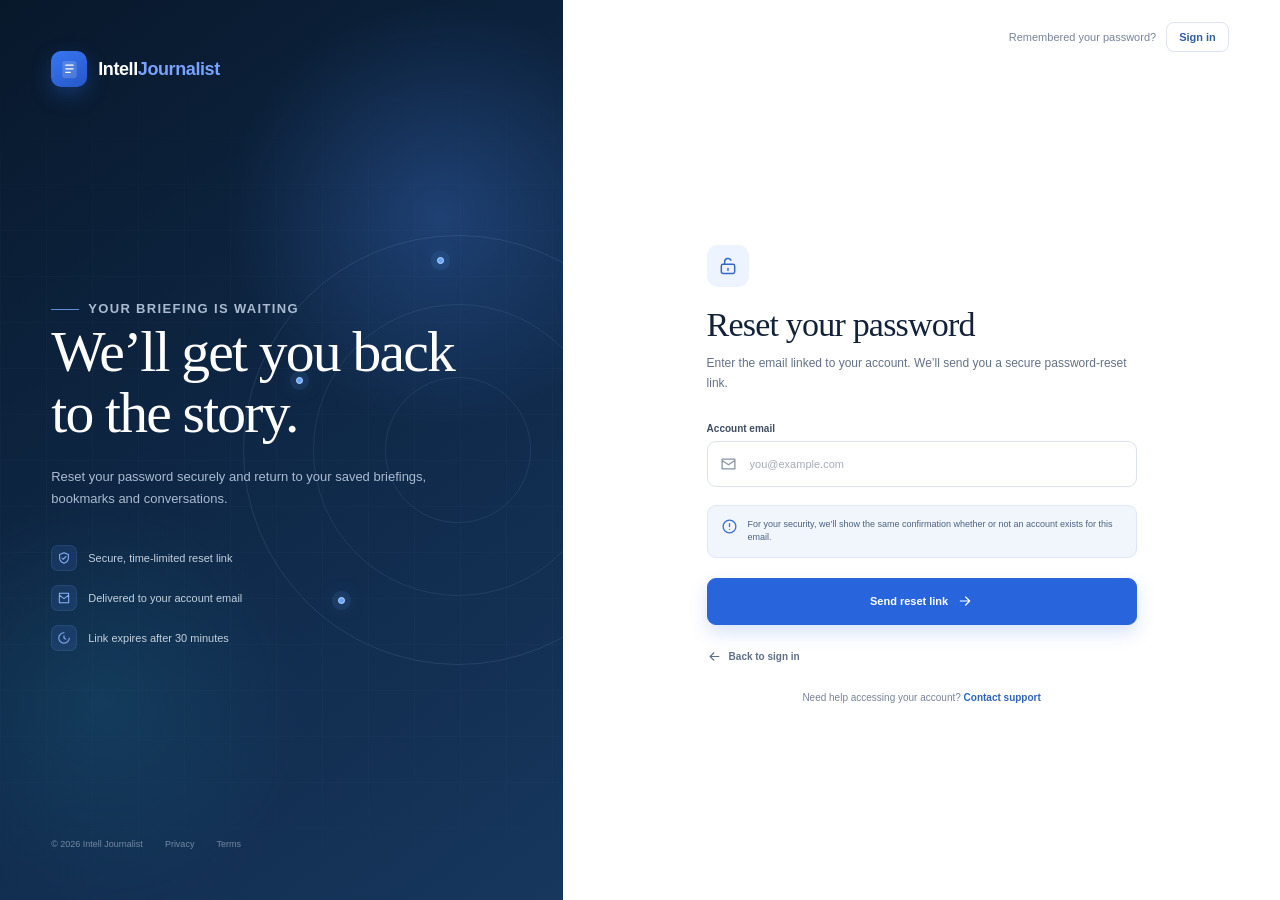
<file: frontend/forgot-password.html>
<!doctype html>
<html lang="en">
<head>
  <meta charset="utf-8">
  <meta name="viewport" content="width=device-width, initial-scale=1">
  <meta name="description" content="Reset your Intell Journalist account password.">
  <title>Forgot password — Intell Journalist</title>
  <link rel="stylesheet" href="css/auth.css">
</head>
<body data-page="forgot-password">
  <div class="auth-shell">
    <aside class="auth-story" aria-label="About Intell Journalist">
      <div class="story-orbit" aria-hidden="true"><i></i><i></i><i></i></div>
      <a class="brand" href="index.html" aria-label="Intell Journalist home">
        <span class="brand-mark" aria-hidden="true"><svg viewBox="0 0 32 32"><path d="M6 7.5A3.5 3.5 0 0 1 9.5 4h13A3.5 3.5 0 0 1 26 7.5v17a3.5 3.5 0 0 1-3.5 3.5h-13A3.5 3.5 0 0 1 6 24.5v-17Z"/><path d="M11 10h10M11 15h10M11 20h6"/></svg></span>
        <span>Intell<span>Journalist</span></span>
      </a>
      <div class="story-content">
        <p class="story-eyebrow"><span></span> Your briefing is waiting</p>
        <h1>We’ll get you back to the story.</h1>
        <p>Reset your password securely and return to your saved briefings, bookmarks and conversations.</p>
        <div class="trust-points">
          <div class="trust-point"><span><svg viewBox="0 0 24 24"><path d="M12 3 4.5 6v5.5c0 4.5 3 7.8 7.5 9.5 4.5-1.7 7.5-5 7.5-9.5V6L12 3Z"/><path d="m8.5 12 2.2 2.2 4.8-5"/></svg></span>Secure, time-limited reset link</div>
          <div class="trust-point"><span><svg viewBox="0 0 24 24"><path d="M4 4h16v16H4zM4 7l8 6 8-6"/></svg></span>Delivered to your account email</div>
          <div class="trust-point"><span><svg viewBox="0 0 24 24"><path d="M12 8v4l3 2M21 12a9 9 0 1 1-9-9"/></svg></span>Link expires after 30 minutes</div>
        </div>
      </div>
      <footer class="story-footer"><span>© 2026 Intell Journalist</span><a href="#privacy">Privacy</a><a href="#terms">Terms</a></footer>
    </aside>

    <main class="auth-main">
      <header class="mobile-header">
        <a class="brand" href="index.html"><span class="brand-mark" aria-hidden="true"><svg viewBox="0 0 32 32"><path d="M6 7.5A3.5 3.5 0 0 1 9.5 4h13A3.5 3.5 0 0 1 26 7.5v17a3.5 3.5 0 0 1-3.5 3.5h-13A3.5 3.5 0 0 1 6 24.5v-17Z"/><path d="M11 10h10M11 15h10M11 20h6"/></svg></span><span>Intell<span>Journalist</span></span></a>
        <a href="index.html">Back to news</a>
      </header>
      <div class="auth-topbar">Remembered your password? <a href="login.html">Sign in</a></div>
      <div class="form-wrap">
        <header class="form-heading">
          <div class="form-icon" aria-hidden="true"><svg viewBox="0 0 24 24"><rect x="4" y="10" width="16" height="11" rx="2"/><path d="M8 10V7a4 4 0 0 1 7.5-2M12 15v2"/></svg></div>
          <h2>Reset your password</h2>
          <p>Enter the email linked to your account. We’ll send you a secure password-reset link.</p>
        </header>
        <form class="auth-form" id="forgot-password-form" action="#" method="post" novalidate>
          <div class="field-group">
            <label for="email">Account email</label>
            <div class="input-wrap"><svg viewBox="0 0 24 24"><path d="M3 5h18v14H3zM3 7l9 6 9-6"/></svg><input id="email" name="email" type="email" autocomplete="email" placeholder="you@example.com" required></div>
          </div>
          <div class="success-note"><svg viewBox="0 0 24 24"><circle cx="12" cy="12" r="9"/><path d="M12 8v4M12 16h.01"/></svg><span>For your security, we’ll show the same confirmation whether or not an account exists for this email.</span></div>
          <button class="primary-button" type="submit">Send reset link <svg viewBox="0 0 24 24"><path d="M5 12h14M13 6l6 6-6 6"/></svg></button>
        </form>
        <a class="back-link" href="login.html"><svg viewBox="0 0 24 24"><path d="M19 12H5M11 6l-6 6 6 6"/></svg>Back to sign in</a>
        <p class="auth-switch">Need help accessing your account? <a href="mailto:support@intelljournalist.com">Contact support</a></p>
      </div>
    </main>
  </div>
  <div class="toast-region" id="toast-region" aria-live="polite" aria-atomic="true"></div>
  <script src="js/api.js" defer></script>
  <script src="js/auth.js" defer></script>
</body>
</html>
</file>
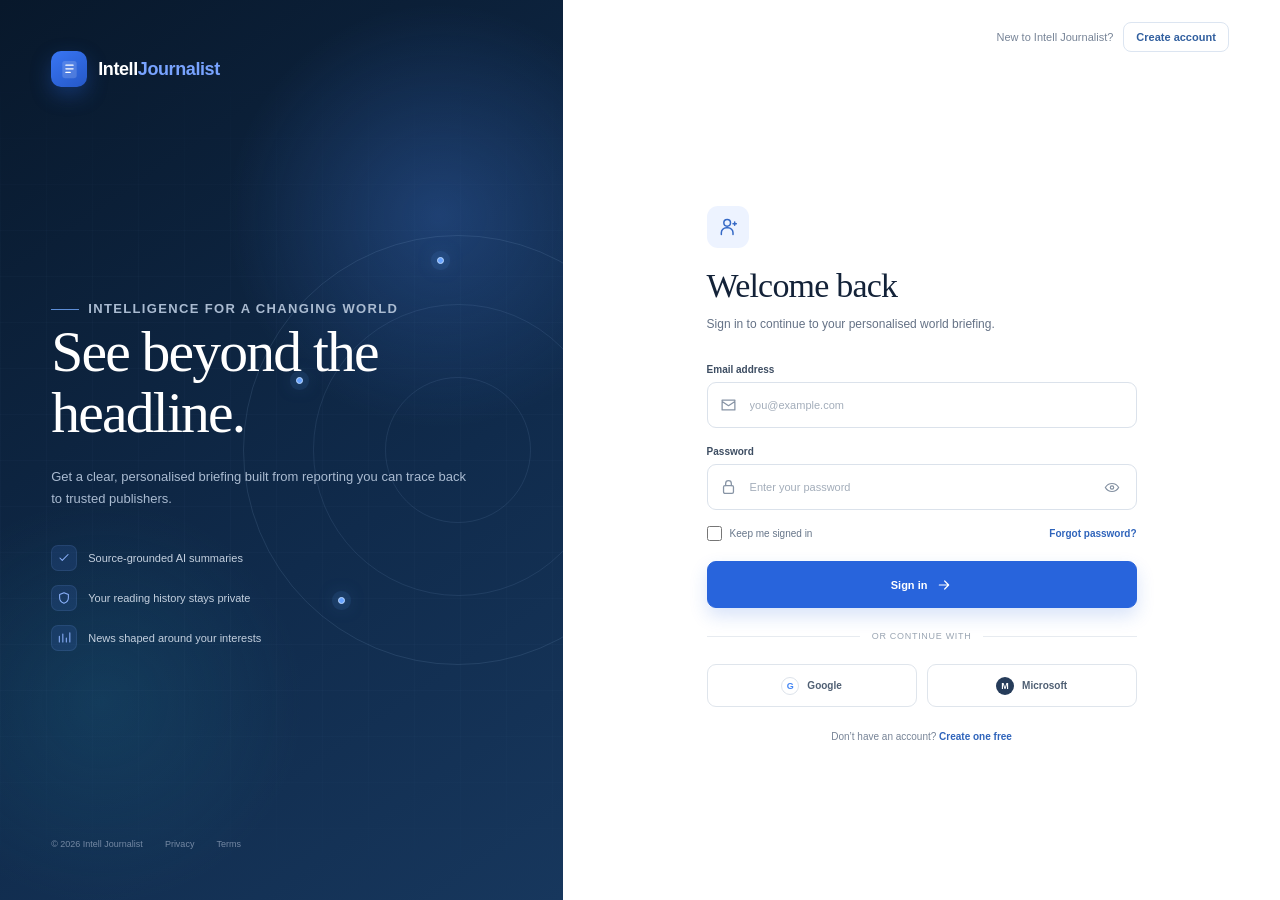
<file: frontend/login.html>
<!doctype html>
<html lang="en">
<head>
  <meta charset="utf-8">
  <meta name="viewport" content="width=device-width, initial-scale=1">
  <meta name="description" content="Sign in to Intell Journalist for your personalised world news briefing.">
  <title>Sign in — Intell Journalist</title>
  <link rel="stylesheet" href="css/auth.css">
</head>
<body data-page="login">
  <div class="auth-shell">
    <aside class="auth-story" aria-label="About Intell Journalist">
      <div class="story-orbit" aria-hidden="true"><i></i><i></i><i></i></div>
      <a class="brand" href="index.html" aria-label="Intell Journalist home">
        <span class="brand-mark" aria-hidden="true"><svg viewBox="0 0 32 32"><path d="M6 7.5A3.5 3.5 0 0 1 9.5 4h13A3.5 3.5 0 0 1 26 7.5v17a3.5 3.5 0 0 1-3.5 3.5h-13A3.5 3.5 0 0 1 6 24.5v-17Z"/><path d="M11 10h10M11 15h10M11 20h6"/></svg></span>
        <span>Intell<span>Journalist</span></span>
      </a>
      <div class="story-content">
        <p class="story-eyebrow"><span></span> Intelligence for a changing world</p>
        <h1>See beyond the headline.</h1>
        <p>Get a clear, personalised briefing built from reporting you can trace back to trusted publishers.</p>
        <div class="trust-points">
          <div class="trust-point"><span><svg viewBox="0 0 24 24"><path d="m5 12 4 4L19 6"/></svg></span>Source-grounded AI summaries</div>
          <div class="trust-point"><span><svg viewBox="0 0 24 24"><path d="M12 3 4.5 6v5.5c0 4.5 3 7.8 7.5 9.5 4.5-1.7 7.5-5 7.5-9.5V6L12 3Z"/></svg></span>Your reading history stays private</div>
          <div class="trust-point"><span><svg viewBox="0 0 24 24"><path d="M4 19V9M10 19V5M16 19v-7M22 19V3"/></svg></span>News shaped around your interests</div>
        </div>
      </div>
      <footer class="story-footer"><span>© 2026 Intell Journalist</span><a href="#privacy">Privacy</a><a href="#terms">Terms</a></footer>
    </aside>

    <main class="auth-main">
      <header class="mobile-header">
        <a class="brand" href="index.html"><span class="brand-mark" aria-hidden="true"><svg viewBox="0 0 32 32"><path d="M6 7.5A3.5 3.5 0 0 1 9.5 4h13A3.5 3.5 0 0 1 26 7.5v17a3.5 3.5 0 0 1-3.5 3.5h-13A3.5 3.5 0 0 1 6 24.5v-17Z"/><path d="M11 10h10M11 15h10M11 20h6"/></svg></span><span>Intell<span>Journalist</span></span></a>
        <a href="index.html">Back to news</a>
      </header>
      <div class="auth-topbar">New to Intell Journalist? <a href="signup.html">Create account</a></div>
      <div class="form-wrap">
        <header class="form-heading">
          <div class="form-icon" aria-hidden="true"><svg viewBox="0 0 24 24"><path d="M15 7a4 4 0 1 1-8 0 4 4 0 0 1 8 0ZM4 21v-2a6 6 0 0 1 6-6h2a6 6 0 0 1 6 6v2M18 8h4M20 6v4"/></svg></div>
          <h2>Welcome back</h2>
          <p>Sign in to continue to your personalised world briefing.</p>
        </header>
        <form class="auth-form" id="login-form" action="#" method="post" novalidate>
          <div class="field-group">
            <label for="email">Email address</label>
            <div class="input-wrap"><svg viewBox="0 0 24 24"><path d="M3 5h18v14H3zM3 7l9 6 9-6"/></svg><input id="email" name="email" type="email" autocomplete="email" placeholder="you@example.com" required></div>
          </div>
          <div class="field-group">
            <label for="password">Password</label>
            <div class="input-wrap password-input"><svg viewBox="0 0 24 24"><rect x="5" y="10" width="14" height="11" rx="2"/><path d="M8 10V7a4 4 0 0 1 8 0v3"/></svg><input id="password" name="password" type="password" autocomplete="current-password" placeholder="Enter your password" required><button class="password-toggle" type="button" aria-label="Show password"><svg viewBox="0 0 24 24"><path d="M2 12s3.5-6 10-6 10 6 10 6-3.5 6-10 6S2 12 2 12Z"/><circle cx="12" cy="12" r="2.5"/></svg></button></div>
          </div>
          <div class="form-options">
            <label class="check-label"><input name="remember" type="checkbox">Keep me signed in</label>
            <a href="forgot-password.html">Forgot password?</a>
          </div>
          <button class="primary-button" type="submit">Sign in <svg viewBox="0 0 24 24"><path d="M5 12h14M13 6l6 6-6 6"/></svg></button>
          <div class="divider">or continue with</div>
          <div class="social-grid">
            <button class="social-button" type="button"><span class="social-mark google">G</span>Google</button>
            <button class="social-button" type="button"><span class="social-mark">M</span>Microsoft</button>
          </div>
        </form>
        <p class="auth-switch">Don’t have an account? <a href="signup.html">Create one free</a></p>
      </div>
    </main>
  </div>
  <div class="toast-region" id="toast-region" aria-live="polite" aria-atomic="true"></div>
  <script src="js/api.js" defer></script>
  <script src="js/auth.js" defer></script>
</body>
</html>
</file>
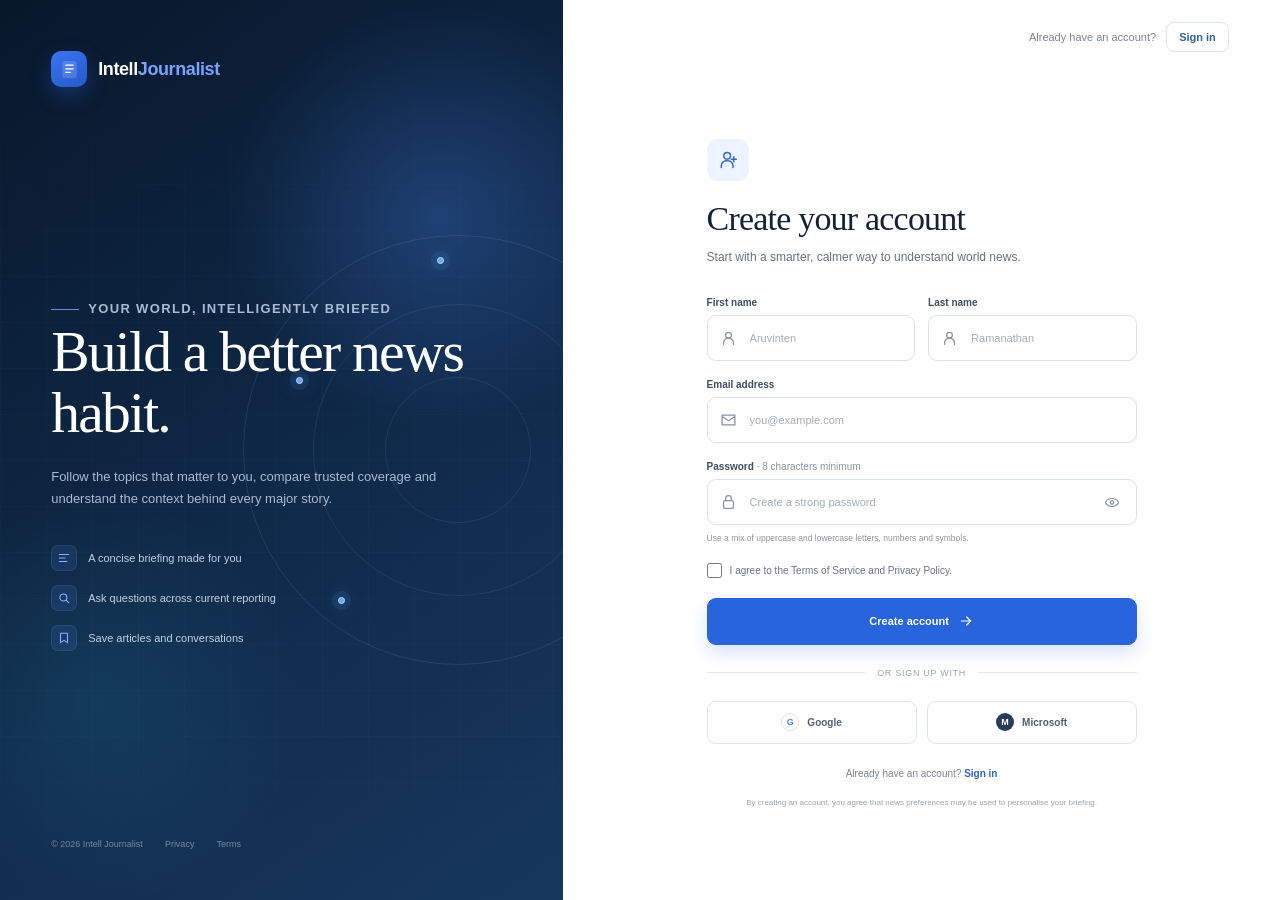
<file: frontend/signup.html>
<!doctype html>
<html lang="en">
<head>
  <meta charset="utf-8">
  <meta name="viewport" content="width=device-width, initial-scale=1">
  <meta name="description" content="Create your Intell Journalist account and build a personalised world news briefing.">
  <title>Create account — Intell Journalist</title>
  <link rel="stylesheet" href="css/auth.css">
</head>
<body data-page="signup">
  <div class="auth-shell">
    <aside class="auth-story" aria-label="About Intell Journalist">
      <div class="story-orbit" aria-hidden="true"><i></i><i></i><i></i></div>
      <a class="brand" href="index.html" aria-label="Intell Journalist home">
        <span class="brand-mark" aria-hidden="true"><svg viewBox="0 0 32 32"><path d="M6 7.5A3.5 3.5 0 0 1 9.5 4h13A3.5 3.5 0 0 1 26 7.5v17a3.5 3.5 0 0 1-3.5 3.5h-13A3.5 3.5 0 0 1 6 24.5v-17Z"/><path d="M11 10h10M11 15h10M11 20h6"/></svg></span>
        <span>Intell<span>Journalist</span></span>
      </a>
      <div class="story-content">
        <p class="story-eyebrow"><span></span> Your world, intelligently briefed</p>
        <h1>Build a better news habit.</h1>
        <p>Follow the topics that matter to you, compare trusted coverage and understand the context behind every major story.</p>
        <div class="trust-points">
          <div class="trust-point"><span><svg viewBox="0 0 24 24"><path d="M4 6h16M4 12h10M4 18h13"/></svg></span>A concise briefing made for you</div>
          <div class="trust-point"><span><svg viewBox="0 0 24 24"><circle cx="11" cy="11" r="6"/><path d="m16 16 4 4"/></svg></span>Ask questions across current reporting</div>
          <div class="trust-point"><span><svg viewBox="0 0 24 24"><path d="M6 4h12v16l-6-4-6 4z"/></svg></span>Save articles and conversations</div>
        </div>
      </div>
      <footer class="story-footer"><span>© 2026 Intell Journalist</span><a href="#privacy">Privacy</a><a href="#terms">Terms</a></footer>
    </aside>

    <main class="auth-main">
      <header class="mobile-header">
        <a class="brand" href="index.html"><span class="brand-mark" aria-hidden="true"><svg viewBox="0 0 32 32"><path d="M6 7.5A3.5 3.5 0 0 1 9.5 4h13A3.5 3.5 0 0 1 26 7.5v17a3.5 3.5 0 0 1-3.5 3.5h-13A3.5 3.5 0 0 1 6 24.5v-17Z"/><path d="M11 10h10M11 15h10M11 20h6"/></svg></span><span>Intell<span>Journalist</span></span></a>
        <a href="index.html">Back to news</a>
      </header>
      <div class="auth-topbar">Already have an account? <a href="login.html">Sign in</a></div>
      <div class="form-wrap">
        <header class="form-heading">
          <div class="form-icon" aria-hidden="true"><svg viewBox="0 0 24 24"><path d="M15 7a4 4 0 1 1-8 0 4 4 0 0 1 8 0ZM4 21v-2a6 6 0 0 1 6-6h2a6 6 0 0 1 6 6v2M19 8v6M16 11h6"/></svg></div>
          <h2>Create your account</h2>
          <p>Start with a smarter, calmer way to understand world news.</p>
        </header>
        <form class="auth-form" id="signup-form" action="#" method="post" novalidate>
          <div class="field-row">
            <div class="field-group">
              <label for="first-name">First name</label>
              <div class="input-wrap"><svg viewBox="0 0 24 24"><circle cx="12" cy="8" r="4"/><path d="M5 21v-2a7 7 0 0 1 14 0v2"/></svg><input id="first-name" name="first_name" type="text" autocomplete="given-name" placeholder="Aruvinten" required></div>
            </div>
            <div class="field-group">
              <label for="last-name">Last name</label>
              <div class="input-wrap"><svg viewBox="0 0 24 24"><circle cx="12" cy="8" r="4"/><path d="M5 21v-2a7 7 0 0 1 14 0v2"/></svg><input id="last-name" name="last_name" type="text" autocomplete="family-name" placeholder="Ramanathan" required></div>
            </div>
          </div>
          <div class="field-group">
            <label for="email">Email address</label>
            <div class="input-wrap"><svg viewBox="0 0 24 24"><path d="M3 5h18v14H3zM3 7l9 6 9-6"/></svg><input id="email" name="email" type="email" autocomplete="email" placeholder="you@example.com" required></div>
          </div>
          <div class="field-group">
            <label for="password">Password <span>· 8 characters minimum</span></label>
            <div class="input-wrap password-input"><svg viewBox="0 0 24 24"><rect x="5" y="10" width="14" height="11" rx="2"/><path d="M8 10V7a4 4 0 0 1 8 0v3"/></svg><input id="password" name="password" type="password" autocomplete="new-password" minlength="8" placeholder="Create a strong password" required><button class="password-toggle" type="button" aria-label="Show password"><svg viewBox="0 0 24 24"><path d="M2 12s3.5-6 10-6 10 6 10 6-3.5 6-10 6S2 12 2 12Z"/><circle cx="12" cy="12" r="2.5"/></svg></button></div>
            <span class="password-hint">Use a mix of uppercase and lowercase letters, numbers and symbols.</span>
          </div>
          <label class="check-label"><input name="terms" type="checkbox" required>I agree to the Terms of Service and Privacy Policy.</label>
          <button class="primary-button" type="submit">Create account <svg viewBox="0 0 24 24"><path d="M5 12h14M13 6l6 6-6 6"/></svg></button>
          <div class="divider">or sign up with</div>
          <div class="social-grid">
            <button class="social-button" type="button"><span class="social-mark google">G</span>Google</button>
            <button class="social-button" type="button"><span class="social-mark">M</span>Microsoft</button>
          </div>
        </form>
        <p class="auth-switch">Already have an account? <a href="login.html">Sign in</a></p>
        <p class="legal-copy">By creating an account, you agree that news preferences may be used to personalise your briefing.</p>
      </div>
    </main>
  </div>
  <div class="toast-region" id="toast-region" aria-live="polite" aria-atomic="true"></div>
  <script src="js/api.js" defer></script>
  <script src="js/auth.js" defer></script>
</body>
</html>
</file>
<file: frontend/css/auth.css>
:root {
  --ink: #132238;
  --ink-soft: #657286;
  --muted: #8c98a9;
  --line: #dfe5ed;
  --canvas: #f4f7fb;
  --navy: #0c1b2f;
  --navy-light: #17375d;
  --blue: #2864dc;
  --blue-dark: #1f54bc;
  --blue-soft: #edf3ff;
  --danger: #bf3d3d;
  font-family: Inter, ui-sans-serif, -apple-system, BlinkMacSystemFont, "Segoe UI", sans-serif;
  color: var(--ink);
  background: var(--canvas);
  font-synthesis: none;
}

* { box-sizing: border-box; }
html, body { min-height: 100%; }
body { margin: 0; min-width: 320px; background: var(--canvas); }
a { color: inherit; text-decoration: none; }
button, input { font: inherit; }
button, a, input { -webkit-tap-highlight-color: transparent; }
svg { width: 20px; height: 20px; fill: none; stroke: currentColor; stroke-width: 1.8; stroke-linecap: round; stroke-linejoin: round; }
.sr-only { position: absolute; width: 1px; height: 1px; padding: 0; margin: -1px; overflow: hidden; clip: rect(0,0,0,0); white-space: nowrap; border: 0; }

.auth-shell { display: grid; grid-template-columns: minmax(390px, .88fr) minmax(520px, 1.12fr); min-height: 100vh; }
.auth-story { position: relative; display: flex; flex-direction: column; min-height: 100vh; padding: clamp(30px, 4vw, 60px); overflow: hidden; color: #fff; background: radial-gradient(circle at 78% 24%, rgba(66,123,220,.32), transparent 26%), radial-gradient(circle at 18% 78%, rgba(31,116,144,.22), transparent 24%), linear-gradient(145deg, #08182b 0%, #102b4c 60%, #17375d 100%); }
.auth-story::before { content: ""; position: absolute; inset: 0; opacity: .35; background-image: linear-gradient(rgba(132,177,221,.08) 1px, transparent 1px), linear-gradient(90deg, rgba(132,177,221,.08) 1px, transparent 1px); background-size: 46px 46px; mask-image: linear-gradient(to bottom, transparent 5%, #000 28%, #000 78%, transparent 100%); }
.story-orbit { position: absolute; right: -110px; top: 50%; width: 430px; height: 430px; transform: translateY(-50%); border: 1px solid rgba(151,192,233,.13); border-radius: 50%; }
.story-orbit::before, .story-orbit::after { content: ""; position: absolute; inset: 16%; border: 1px solid rgba(151,192,233,.11); border-radius: 50%; }.story-orbit::after { inset: 33%; }
.story-orbit i { position: absolute; width: 7px; height: 7px; background: #69a4ff; border: 1px solid #bad8ff; border-radius: 50%; box-shadow: 0 0 0 6px rgba(90,153,241,.1), 0 0 18px rgba(90,153,241,.65); }.story-orbit i:nth-child(1) { left: 12%; top: 33%; }.story-orbit i:nth-child(2) { left: 45%; top: 5%; }.story-orbit i:nth-child(3) { left: 22%; bottom: 14%; }
.brand { position: relative; z-index: 2; display: inline-flex; align-items: center; gap: 11px; width: fit-content; color: #fff; font-size: 18px; font-weight: 780; letter-spacing: -.4px; }
.brand > span:last-child > span { color: #78a3ff; }
.brand-mark { display: grid; place-items: center; width: 36px; height: 36px; color: #fff; background: linear-gradient(145deg, #3976f4, #2558c7); border-radius: 10px; box-shadow: 0 8px 20px rgba(35,87,190,.4); }
.brand-mark svg { width: 23px; height: 23px; }.brand-mark svg path:first-child { fill: currentColor; stroke: none; opacity: .16; }
.story-content { position: relative; z-index: 2; width: min(490px, 92%); margin: auto 0; padding: 64px 0; }
.story-eyebrow { display: flex; align-items: center; gap: 9px; margin: 0 0 20px; color: #91acd0; font-size: 10px; font-weight: 800; letter-spacing: 1.35px; text-transform: uppercase; }.story-eyebrow span { width: 28px; height: 1px; background: #5d8ed7; }
.story-content h1 { margin: 0; max-width: 470px; font-family: Georgia, "Times New Roman", serif; font-size: clamp(38px, 4.5vw, 60px); font-weight: 500; letter-spacing: -1.8px; line-height: 1.06; }
.story-content > p { max-width: 430px; margin: 23px 0 0; color: #aabbd1; font-size: 13px; line-height: 1.75; }
.trust-points { display: grid; gap: 14px; margin-top: 34px; }.trust-point { display: flex; align-items: center; gap: 11px; color: #c4d0df; font-size: 11px; }.trust-point span { display: grid; place-items: center; flex: 0 0 auto; width: 26px; height: 26px; color: #8cb2fc; background: rgba(68,119,216,.16); border: 1px solid rgba(131,170,239,.12); border-radius: 7px; }.trust-point svg { width: 14px; height: 14px; }
.story-footer { position: relative; z-index: 2; display: flex; gap: 22px; color: #7488a3; font-size: 9px; }.story-footer a:hover { color: #b8c6d8; }

.auth-main { position: relative; display: flex; flex-direction: column; min-height: 100vh; background: #fff; }
.mobile-header { display: none; }
.auth-topbar { display: flex; justify-content: flex-end; align-items: center; min-height: 74px; padding: 0 clamp(28px, 4vw, 58px); color: #778497; font-size: 11px; }.auth-topbar a { margin-left: 10px; padding: 8px 12px; color: #315f9f; border: 1px solid #dce5f1; border-radius: 8px; font-weight: 700; }.auth-topbar a:hover { background: #f5f8fc; }
.form-wrap { width: min(430px, calc(100% - 52px)); margin: auto; padding: 44px 0 70px; }
.form-heading { margin-bottom: 30px; }.form-heading .form-icon { display: grid; place-items: center; width: 42px; height: 42px; margin-bottom: 19px; color: #3569c6; background: var(--blue-soft); border-radius: 11px; }.form-icon svg { width: 20px; height: 20px; }.form-heading h2 { margin: 0; font-family: Georgia, "Times New Roman", serif; font-size: 34px; font-weight: 500; letter-spacing: -.8px; }.form-heading p { margin: 10px 0 0; color: var(--ink-soft); font-size: 12px; line-height: 1.6; }
.auth-form { display: grid; gap: 18px; }.field-group { display: grid; gap: 7px; }.field-row { display: grid; grid-template-columns: 1fr 1fr; gap: 13px; }
.field-group label { color: #3d4d62; font-size: 10px; font-weight: 750; }.field-group label span { color: #8995a5; font-weight: 500; }
.input-wrap { position: relative; }.input-wrap > svg { position: absolute; left: 13px; top: 50%; width: 17px; height: 17px; color: #8794a5; transform: translateY(-50%); pointer-events: none; }
.input-wrap input { width: 100%; height: 46px; padding: 0 13px 0 42px; color: #22334a; background: #fff; border: 1px solid #dbe2eb; border-radius: 9px; outline: none; font-size: 11px; transition: border-color .18s ease, box-shadow .18s ease; }.input-wrap input::placeholder { color: #a3adba; }.input-wrap input:focus { border-color: #6f98e7; box-shadow: 0 0 0 3px rgba(54,105,198,.1); }
.password-input input { padding-right: 45px; }.password-toggle { position: absolute; right: 9px; top: 50%; display: grid; place-items: center; width: 31px; height: 31px; color: #8491a2; background: transparent; border: 0; border-radius: 7px; transform: translateY(-50%); cursor: pointer; }.password-toggle:hover { background: #f3f6fa; }.password-toggle svg { width: 16px; height: 16px; }
.form-options { display: flex; align-items: center; justify-content: space-between; gap: 12px; margin-top: -2px; }.check-label { display: flex; align-items: center; gap: 8px; color: #667589; font-size: 10px; cursor: pointer; }.check-label input { width: 15px; height: 15px; margin: 0; accent-color: var(--blue); }.form-options a { color: #2f64bb; font-size: 10px; font-weight: 700; }.form-options a:hover, .auth-switch a:hover { text-decoration: underline; }
.primary-button { display: flex; align-items: center; justify-content: center; gap: 9px; height: 47px; margin-top: 2px; color: #fff; background: var(--blue); border: 1px solid var(--blue); border-radius: 9px; font-size: 11px; font-weight: 760; cursor: pointer; box-shadow: 0 8px 18px rgba(40,100,220,.18); }.primary-button:hover { background: var(--blue-dark); }.primary-button svg { width: 16px; height: 16px; }
.divider { display: flex; align-items: center; gap: 12px; margin: 5px 0; color: #9aa5b3; font-size: 9px; text-transform: uppercase; letter-spacing: .7px; }.divider::before, .divider::after { content: ""; flex: 1; height: 1px; background: #e7ebf0; }
.social-grid { display: grid; grid-template-columns: 1fr 1fr; gap: 10px; }.social-button { display: flex; align-items: center; justify-content: center; gap: 8px; height: 43px; color: #4f5f73; background: #fff; border: 1px solid #dfe5ec; border-radius: 9px; font-size: 10px; font-weight: 700; cursor: pointer; }.social-button:hover { background: #f7f9fc; }.social-mark { display: grid; place-items: center; width: 18px; height: 18px; color: #fff; background: #263c5a; border-radius: 50%; font-size: 9px; font-weight: 800; }.social-mark.google { color: #4285f4; background: #fff; border: 1px solid #dde3eb; }
.auth-switch { margin: 24px 0 0; color: #778497; text-align: center; font-size: 10px; }.auth-switch a { color: #2f64bb; font-weight: 750; }
.legal-copy { margin: 18px 0 0; color: #9aa4b1; text-align: center; font-size: 8px; line-height: 1.55; }.legal-copy a { color: #68778a; text-decoration: underline; }
.success-note { display: flex; gap: 10px; padding: 12px 13px; color: #4b627e; background: #f1f6fd; border: 1px solid #dce8f7; border-radius: 9px; font-size: 9px; line-height: 1.5; }.success-note svg { flex: 0 0 auto; width: 17px; height: 17px; color: #3970cb; }
.back-link { display: inline-flex; align-items: center; gap: 7px; margin-top: 24px; color: #5f7085; font-size: 10px; font-weight: 700; }.back-link:hover { color: #2f64bb; }.back-link svg { width: 15px; height: 15px; }
.password-hint { color: #8a96a6; font-size: 8.5px; line-height: 1.45; }
.form-feedback { margin: -5px 0 0; color: var(--danger); font-size: 9px; line-height: 1.45; }.form-feedback.success { color: #217b5d; }.input-wrap input[aria-invalid="true"] { border-color: #cf6767; box-shadow: 0 0 0 3px rgba(191,61,61,.08); }.primary-button[disabled] { opacity: .68; cursor: wait; }.password-toggle[aria-pressed="true"] { color: var(--blue); background: var(--blue-soft); }
.toast-region { position: fixed; right: 20px; bottom: 20px; z-index: 100; display: grid; gap: 8px; width: min(330px, calc(100% - 40px)); pointer-events: none; }.toast { padding: 12px 14px; color: #eaf1fa; background: #122842; border: 1px solid rgba(255,255,255,.12); border-radius: 10px; box-shadow: 0 14px 36px rgba(14,32,57,.25); font-size: 10px; line-height: 1.45; animation: toast-in .2s ease-out; }.toast.success { border-left: 3px solid #38b98a; }.toast.error { border-left: 3px solid #ef6b66; } @keyframes toast-in { from{opacity:0;transform:translateY(8px)} to{opacity:1;transform:none} }

@media (max-width: 920px) {
  .auth-shell { grid-template-columns: minmax(330px, .72fr) minmax(430px, 1.28fr); }
  .auth-story { padding: 32px; }.story-content h1 { font-size: 43px; }
}

@media (max-width: 720px) {
  .auth-shell { display: block; }.auth-story { display: none; }.auth-main { min-height: 100vh; }
  .mobile-header { display: flex; align-items: center; justify-content: space-between; min-height: 68px; padding: 0 22px; border-bottom: 1px solid #e8ecf1; }.mobile-header .brand { color: var(--ink); font-size: 15px; }.mobile-header .brand-mark { width: 31px; height: 31px; }.mobile-header .brand-mark svg { width: 20px; height: 20px; }.mobile-header > a:last-child { color: #5f6f82; font-size: 9px; font-weight: 700; }
  .auth-topbar { display: none; }.form-wrap { width: min(430px, calc(100% - 38px)); padding: 46px 0 38px; }.form-heading h2 { font-size: 31px; }
}

@media (max-width: 430px) {
  .field-row, .social-grid { grid-template-columns: 1fr; }.auth-form { gap: 16px; }.form-options { align-items: flex-start; }.form-heading { margin-bottom: 25px; }.form-heading .form-icon { width: 39px; height: 39px; }
}

@media (max-width: 570px) { .toast-region { right: 12px; bottom: 12px; width: calc(100% - 24px); } }

@media (prefers-reduced-motion: reduce) {
  *, *::before, *::after { transition-duration: .01ms !important; animation-duration: .01ms !important; animation-iteration-count: 1 !important; }
}
</file>
